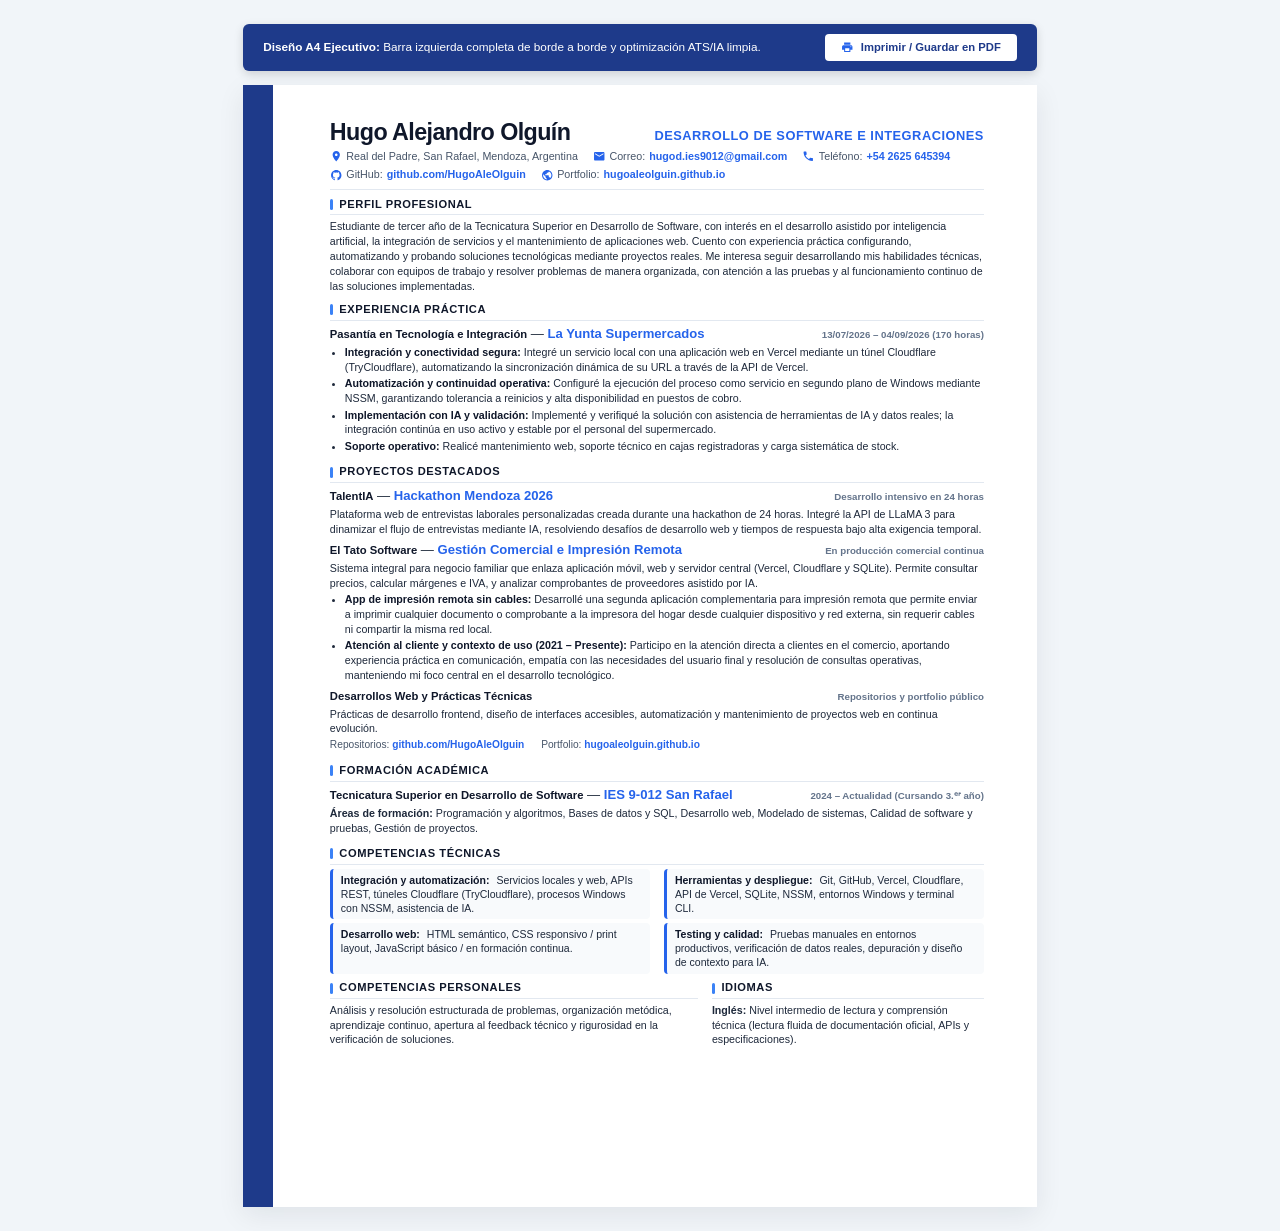
<file: cv_hugo_alejandro_olguin.html>
<!DOCTYPE html>
<html lang="es-AR" itemscope itemtype="https://schema.org/ProfilePage">
<head>
  <meta charset="UTF-8">
  <meta name="viewport" content="width=device-width, initial-scale=1.0">
  <meta name="description" content="Currículum Vitae de Hugo Alejandro Olguín - Desarrollo de Software, Integraciones de Sistemas, APIs y Automatización con Inteligencia Artificial. Perfil técnico verificado y actualizado.">
  <meta name="keywords" content="Hugo Alejandro Olguin, Desarrollador de Software, Desarrollo Web, Integracion de Servicios, APIs REST, Cloudflare TryCloudflare, Vercel API, SQLite, NSSM, Windows Services, LLaMA 3, Inteligencia Artificial, Automatizacion, Testing Productivo, San Rafael, Mendoza, Argentina">
  <meta name="author" content="Hugo Alejandro Olguín">
  <meta name="robots" content="index, follow">
  <title>Hugo Alejandro Olguín - Currículum Vitae</title>

  <!-- Metadatos estructurados JSON-LD legibles por motores de búsqueda, scrapers y sistemas de IA de reclutamiento -->
  <script type="application/ld+json">
  {
    "@context": "https://schema.org",
    "@type": "Person",
    "name": "Hugo Alejandro Olguín",
    "jobTitle": "Desarrollador de Software e Integraciones",
    "address": {
      "@type": "PostalAddress",
      "addressLocality": "Real del Padre, San Rafael",
      "addressRegion": "Mendoza",
      "addressCountry": "Argentina"
    },
    "email": "hugod.ies9012@gmail.com",
    "telephone": "+542625645394",
    "url": "https://hugoaleolguin.github.io/",
    "sameAs": [
      "https://github.com/HugoAleOlguin",
      "https://hugoaleolguin.github.io/"
    ],
    "skills": [
      "Desarrollo de Software",
      "Integración de Sistemas y APIs",
      "Automatización de Procesos",
      "Desarrollo Asistido por Inteligencia Artificial",
      "Cloudflare y Vercel",
      "SQLite y Bases de Datos",
      "HTML5, CSS3, JavaScript",
      "NSSM y Servicios Windows en Segundo Plano",
      "Atención al Cliente y Resolución de Problemas",
      "Testing Manual y Verificación con Datos Reales"
    ],
    "alumniOf": {
      "@type": "EducationalOrganization",
      "name": "IES 9-012 San Rafael en Informática",
      "program": "Tecnicatura Superior en Desarrollo de Software"
    }
  }
  </script>

  <style>
    /* ==========================================================================
       SISTEMA DE DISEÑO Y PALETA EDITORIAL EJECUTIVA
       ========================================================================== */
    :root {
      --font-family: -apple-system, BlinkMacSystemFont, "Segoe UI", Roboto, "Helvetica Neue", Arial, sans-serif;
      
      /* Tonos cromáticos modernos */
      --navy-dark: #0f172a;       /* Slate 900: Títulos de alto contraste */
      --navy-main: #1e3a8a;       /* Blue 900: Barra lateral institucional */
      --blue-accent: #2563eb;     /* Blue 600: Acentos visuales y enlaces */
      --blue-highlight: #3b82f6;  /* Blue 500: Indicadores de sección */
      --blue-subtle: #eff6ff;     /* Blue 50: Fondos suaves */
      
      --text-main: #1e293b;       /* Slate 800: Texto de lectura óptima */
      --text-muted: #475569;      /* Slate 600: Descripciones y fechas */
      --text-subtle: #64748b;     /* Slate 500: Metadatos secundarios */
      
      --border-subtle: #e2e8f0;   /* Slate 200: Separadores sutiles */
      --border-card: #cbd5e1;     /* Slate 300: Bordes de tarjetas */
      --bg-card: #f8fafc;         /* Slate 50: Tarjetas de habilidades */
    }

    * {
      box-sizing: border-box;
      margin: 0;
      padding: 0;
    }

    html {
      font-size: 13.1px;
      -webkit-font-smoothing: antialiased;
      -moz-osx-font-smoothing: grayscale;
      background-color: #f1f5f9;
    }

    body {
      font-family: var(--font-family);
      color: var(--text-main);
      line-height: 1.42;
      background-color: #f1f5f9;
      display: flex;
      flex-direction: column;
      align-items: center;
      padding: 24px 12px;
    }

    /* ==========================================================================
       HOJA A4 CON BARRA AZUL COMPLETA QUE CUBRE DE ARRIBA A ABAJO ABSOLUTO
       ========================================================================== */
    .page {
      width: 210mm;
      height: 297mm;
      min-height: 297mm;
      max-height: 297mm;
      padding: 9.5mm 14mm 9.5mm 15mm;
      background: #ffffff;
      box-shadow: 0 8px 26px rgba(15, 23, 42, 0.08);
      position: relative;
      overflow: hidden;
      display: flex;
      flex-direction: column;
      justify-content: flex-start;
      border-left: 8mm solid var(--navy-main); /* Barra azul que cubre el 100% de la altura */
    }

    /* Barra flotante de acciones para pantalla */
    .screen-actions {
      width: 210mm;
      margin-bottom: 14px;
      display: flex;
      justify-content: space-between;
      align-items: center;
      background: var(--navy-main);
      color: #ffffff;
      padding: 10px 20px;
      border-radius: 6px;
      font-size: 0.9rem;
      box-shadow: 0 3px 10px rgba(0,0,0,0.15);
    }

    .btn-print {
      background: #ffffff;
      color: var(--navy-main);
      border: none;
      padding: 7px 16px;
      font-weight: 700;
      border-radius: 4px;
      cursor: pointer;
      display: inline-flex;
      align-items: center;
      gap: 7px;
      font-size: 0.86rem;
      transition: all 0.2s ease;
    }

    .btn-print:hover {
      background: #e2e8f0;
      transform: translateY(-1px);
    }

    /* ==========================================================================
       ENCABEZADO EDITORIAL
       ========================================================================== */
    header {
      border-bottom: 1.5px solid var(--border-subtle);
      padding-bottom: 6px;
      margin-bottom: 7px;
    }

    .header-top {
      display: flex;
      justify-content: space-between;
      align-items: baseline;
      margin-bottom: 3px;
    }

    h1 {
      font-size: 1.78rem;
      font-weight: 800;
      letter-spacing: -0.025em;
      color: var(--navy-dark);
      line-height: 1.1;
    }

    .job-title {
      font-size: 0.98rem;
      font-weight: 700;
      color: var(--blue-accent);
      text-transform: uppercase;
      letter-spacing: 0.04em;
    }

    .contact-container {
      display: flex;
      flex-direction: column;
      gap: 3px;
      font-size: 0.82rem;
      color: var(--text-muted);
      font-style: normal;
    }

    .contact-row {
      display: flex;
      flex-wrap: wrap;
      align-items: center;
      gap: 15px;
    }

    .contact-item {
      display: inline-flex;
      align-items: center;
      gap: 4px;
      white-space: nowrap;
    }

    .contact-item a {
      color: var(--blue-accent);
      text-decoration: none;
      font-weight: 600;
    }

    .contact-item a:hover {
      text-decoration: underline;
    }

    .icon {
      width: 12.5px;
      height: 12.5px;
      flex-shrink: 0;
      fill: currentColor;
      color: var(--blue-accent);
    }

    /* ==========================================================================
       SECCIONES Y JERARQUÍA (ALTA LEGIBILIDAD HUMANA Y ATS)
       ========================================================================== */
    main {
      display: flex;
      flex-direction: column;
      gap: 6.5px;
    }

    section {
      width: 100%;
    }

    h2 {
      font-size: 0.85rem;
      font-weight: 800;
      color: var(--navy-dark);
      text-transform: uppercase;
      letter-spacing: 0.05em;
      border-bottom: 1.2px solid var(--border-subtle);
      padding-bottom: 2px;
      margin-bottom: 4px;
      display: flex;
      align-items: center;
      gap: 6px;
    }

    h2::before {
      content: "";
      display: inline-block;
      width: 3.5px;
      height: 11px;
      background-color: var(--blue-highlight);
      border-radius: 2px;
    }

    p {
      font-size: 0.815rem;
      line-height: 1.39;
      color: var(--text-main);
      text-align: left;
      margin-bottom: 2px;
    }

    /* ==========================================================================
       BLOQUES DE EXPERIENCIA Y PROYECTOS
       ========================================================================== */
    .entry-item {
      margin-bottom: 4px;
    }

    .entry-header {
      display: flex;
      justify-content: space-between;
      align-items: baseline;
      margin-bottom: 1.5px;
    }

    .entry-title {
      font-size: 0.86rem;
      font-weight: 700;
      color: var(--navy-dark);
    }

    .entry-company {
      font-weight: 700;
      color: var(--blue-accent);
    }

    .entry-badge {
      font-size: 0.74rem;
      color: var(--text-subtle);
      font-weight: 600;
      white-space: nowrap;
    }

    .entry-desc {
      font-size: 0.815rem;
      line-height: 1.38;
      color: var(--text-main);
      text-align: left;
      margin-bottom: 2px;
    }

    ul.clean-list {
      list-style-type: disc;
      padding-left: 15px;
      margin: 1.5px 0;
    }

    ul.clean-list li {
      font-size: 0.815rem;
      line-height: 1.38;
      color: var(--text-main);
      margin-bottom: 2px;
      text-align: left;
    }

    ul.clean-list li strong {
      color: var(--navy-dark);
    }

    .project-links {
      font-size: 0.78rem;
      color: var(--text-muted);
      margin-top: 1.5px;
    }

    .project-links a {
      color: var(--blue-accent);
      text-decoration: none;
      font-weight: 600;
      margin-right: 14px;
    }

    .project-links a:hover {
      text-decoration: underline;
    }

    /* ==========================================================================
       GRILLAS: HABILIDADES TÉCNICAS Y BLOQUES FINALES
       ========================================================================== */
    .skills-grid {
      display: grid;
      grid-template-columns: repeat(2, 1fr);
      gap: 3.5px 14px;
      margin-top: 1.5px;
    }

    .skill-category {
      font-size: 0.805rem;
      line-height: 1.35;
      background: var(--bg-card);
      padding: 4px 8px;
      border-radius: 4px;
      border-left: 3px solid var(--blue-accent);
    }

    .skill-label {
      font-weight: 700;
      color: var(--navy-dark);
      display: inline-block;
      margin-right: 4px;
    }

    .skill-content {
      color: var(--text-main);
    }

    .two-col-section {
      display: grid;
      grid-template-columns: 1.15fr 0.85fr;
      gap: 14px;
    }

    /* ==========================================================================
       REGLAS ESTRICTAS DE IMPRESIÓN Y EXPORTACIÓN PDF
       ========================================================================== */
    @page {
      size: A4 portrait;
      margin: 0; /* Margen CERO absoluto: la barra azul llega al filo superior e inferior */
    }

    @media print {
      html, body {
        background-color: #ffffff !important;
        padding: 0 !important;
        margin: 0 !important;
        width: 210mm !important;
        height: 297mm !important;
      }

      .screen-actions {
        display: none !important;
      }

      .page {
        width: 210mm !important;
        height: 297mm !important;
        min-height: 297mm !important;
        max-height: 297mm !important;
        box-sizing: border-box !important;
        box-shadow: none !important;
        padding: 9.5mm 14mm 9.5mm 15mm !important; /* El contenido respeta márgenes elegantes */
        overflow: hidden !important;
        border-left: 8mm solid var(--navy-main) !important; /* Cubre del milímetro 0 al 297 sin cortes */
      }

      * {
        -webkit-print-color-adjust: exact !important;
        print-color-adjust: exact !important;
      }

      h1, h2, h3 {
        break-after: avoid;
        page-break-after: avoid;
      }

      .entry-item, section, .skill-category {
        break-inside: avoid;
        page-break-inside: avoid;
      }

      a {
        color: inherit !important;
        text-decoration: none !important;
      }

      .project-links a, .contact-item a {
        color: var(--blue-accent) !important;
      }
    }
  </style>
</head>
<body>

  <!-- Barra de utilidades en pantalla -->
  <aside class="screen-actions" aria-label="Acciones de impresión">
    <span><strong>Diseño A4 Ejecutivo:</strong> Barra izquierda completa de borde a borde y optimización ATS/IA limpia.</span>
    <button type="button" class="btn-print" onclick="window.print()">
      <svg class="icon" viewBox="0 0 24 24"><path d="M19 8H5c-1.66 0-3 1.34-3 3v6h4v4h12v-4h4v-6c0-1.66-1.34-3-3-3zm-3 11H8v-5h8v5zm3-7c-.55 0-1-.45-1-1s.45-1 1-1 1 .45 1 1-.45 1-1 1zm-1-9H6v4h12V3z"/></svg>
      Imprimir / Guardar en PDF
    </button>
  </aside>

  <div class="page">
    <!-- ENCABEZADO PRINCIPAL -->
    <header>
      <div class="header-top">
        <h1>Hugo Alejandro Olguín</h1>
        <span class="job-title">Desarrollo de Software e Integraciones</span>
      </div>

      <!-- DATOS DE CONTACTO (ATS y Human Friendly) -->
      <address class="contact-container">
        <div class="contact-row">
          <span class="contact-item">
            <svg class="icon" viewBox="0 0 24 24" aria-hidden="true"><path d="M12 2C8.13 2 5 5.13 5 9c0 5.25 7 13 7 13s7-7.75 7-13c0-3.87-3.13-7-7-7zm0 9.5c-1.38 0-2.5-1.12-2.5-2.5s1.12-2.5 2.5-2.5 2.5 1.12 2.5 2.5-1.12 2.5-2.5 2.5z"/></svg>
            <span>Real del Padre, San Rafael, Mendoza, Argentina</span>
          </span>
          <span class="contact-item">
            <svg class="icon" viewBox="0 0 24 24" aria-hidden="true"><path d="M20 4H4c-1.1 0-1.99.9-1.99 2L2 18c0 1.1.9 2 2 2h16c1.1 0 2-.9 2-2V6c0-1.1-.9-2-2-2zm0 4l-8 5-8-5V6l8 5 8-5v2z"/></svg>
            <span>Correo:</span>
            <a href="mailto:hugod.ies9012@gmail.com">hugod.ies9012@gmail.com</a>
          </span>
          <span class="contact-item">
            <svg class="icon" viewBox="0 0 24 24" aria-hidden="true"><path d="M6.62 10.79c1.44 2.83 3.76 5.14 6.59 6.59l2.2-2.2c.27-.27.67-.36 1.02-.24 1.12.37 2.33.57 3.57.57.55 0 1 .45 1 1V20c0 .55-.45 1-1 1-9.39 0-17-7.61-17-17 0-.55.45-1 1-1h3.5c.55 0 1 .45 1 1 0 1.25.2 2.45.57 3.57.11.35.03.74-.25 1.02l-2.2 2.2z"/></svg>
            <span>Teléfono:</span>
            <a href="tel:+542625645394">+54 2625 645394</a>
          </span>
        </div>
        <div class="contact-row">
          <span class="contact-item">
            <svg class="icon" viewBox="0 0 24 24" aria-hidden="true"><path d="M12 2C6.477 2 2 6.484 2 12.017c0 4.425 2.865 8.18 6.839 9.504.5.092.682-.217.682-.483 0-.237-.008-.868-.013-1.703-2.782.605-3.369-1.343-3.369-1.343-.454-1.158-1.11-1.466-1.11-1.466-.908-.62.069-.608.069-.608 1.003.07 1.53 1.032 1.53 1.032.892 1.53 2.341 1.088 2.91.832.092-.647.35-1.088.636-1.338-2.22-.253-4.555-1.113-4.555-4.951 0-1.093.39-1.988 1.029-2.688-.103-.253-.446-1.272.098-2.65 0 0 .84-.27 2.75 1.026A9.564 9.564 0 0112 6.844c.85.004 1.705.115 2.504.337 1.909-1.296 2.747-1.027 2.747-1.027.546 1.379.202 2.398.1 2.651.64.7 1.028 1.595 1.028 2.688 0 3.848-2.339 4.695-4.566 4.943.359.309.678.92.678 1.855 0 1.338-.012 2.419-.012 2.747 0 .268.18.58.688.482A10.019 10.019 0 0022 12.017C22 6.484 17.522 2 12 2z"/></svg>
            <span>GitHub:</span>
            <a href="https://github.com/HugoAleOlguin" target="_blank" rel="noopener noreferrer">github.com/HugoAleOlguin</a>
          </span>
          <span class="contact-item">
            <svg class="icon" viewBox="0 0 24 24" aria-hidden="true"><path d="M12 2C6.48 2 2 6.48 2 12s4.48 10 10 10 10-4.48 10-10S17.52 2 12 2zm-1 17.93c-3.95-.49-7-3.85-7-7.93 0-.62.08-1.21.21-1.79L9 15v1c0 1.1.9 2 2 2v1.93zm6.9-2.54c-.26-.81-1-1.39-1.9-1.39h-1v-3c0-.55-.45-1-1-1H8v-2h2c.55 0 1-.45 1-1V7h2c1.1 0 2-.9 2-2v-.41c2.93 1.19 5 4.06 5 7.41 0 2.08-.8 3.97-2.1 5.39z"/></svg>
            <span>Portfolio:</span>
            <a href="https://hugoaleolguin.github.io/" target="_blank" rel="noopener noreferrer">hugoaleolguin.github.io</a>
          </span>
        </div>
      </address>
    </header>

    <main>
      <!-- PERFIL PROFESIONAL -->
      <section aria-labelledby="perfil-heading">
        <h2 id="perfil-heading">Perfil profesional</h2>
        <p>
          Estudiante de tercer año de la Tecnicatura Superior en Desarrollo de Software, con interés en el desarrollo asistido por inteligencia artificial, la integración de servicios y el mantenimiento de aplicaciones web. Cuento con experiencia práctica configurando, automatizando y probando soluciones tecnológicas mediante proyectos reales. Me interesa seguir desarrollando mis habilidades técnicas, colaborar con equipos de trabajo y resolver problemas de manera organizada, con atención a las pruebas y al funcionamiento continuo de las soluciones implementadas.
        </p>
      </section>

      <!-- EXPERIENCIA PRÁCTICA -->
      <section aria-labelledby="exp-heading">
        <h2 id="exp-heading">Experiencia práctica</h2>
        <article class="entry-item">
          <div class="entry-header">
            <div>
              <span class="entry-title">Pasantía en Tecnología e Integración</span> — <span class="entry-company">La Yunta Supermercados</span>
            </div>
            <span class="entry-badge">13/07/2026 – 04/09/2026 (170 horas)</span>
          </div>
          <ul class="clean-list">
            <li><strong>Integración y conectividad segura:</strong> Integré un servicio local con una aplicación web en Vercel mediante un túnel Cloudflare (TryCloudflare), automatizando la sincronización dinámica de su URL a través de la API de Vercel.</li>
            <li><strong>Automatización y continuidad operativa:</strong> Configuré la ejecución del proceso como servicio en segundo plano de Windows mediante NSSM, garantizando tolerancia a reinicios y alta disponibilidad en puestos de cobro.</li>
            <li><strong>Implementación con IA y validación:</strong> Implementé y verifiqué la solución con asistencia de herramientas de IA y datos reales; la integración continúa en uso activo y estable por el personal del supermercado.</li>
            <li><strong>Soporte operativo:</strong> Realicé mantenimiento web, soporte técnico en cajas registradoras y carga sistemática de stock.</li>
          </ul>
        </article>
      </section>

      <!-- PROYECTOS DESTACADOS -->
      <section aria-labelledby="proyectos-heading">
        <h2 id="proyectos-heading">Proyectos destacados</h2>
        
        <!-- Proyecto 1: TalentIA -->
        <article class="entry-item">
          <div class="entry-header">
            <div>
              <span class="entry-title">TalentIA</span> — <span class="entry-company">Hackathon Mendoza 2026</span>
            </div>
            <span class="entry-badge">Desarrollo intensivo en 24 horas</span>
          </div>
          <p class="entry-desc">
            Plataforma web de entrevistas laborales personalizadas creada durante una hackathon de 24 horas. Integré la API de LLaMA 3 para dinamizar el flujo de entrevistas mediante IA, resolviendo desafíos de desarrollo web y tiempos de respuesta bajo alta exigencia temporal.
          </p>
        </article>

        <!-- Proyecto 2: El Tato Software -->
        <article class="entry-item">
          <div class="entry-header">
            <div>
              <span class="entry-title">El Tato Software</span> — <span class="entry-company">Gestión Comercial e Impresión Remota</span>
            </div>
            <span class="entry-badge">En producción comercial continua</span>
          </div>
          <p class="entry-desc">
            Sistema integral para negocio familiar que enlaza aplicación móvil, web y servidor central (Vercel, Cloudflare y SQLite). Permite consultar precios, calcular márgenes e IVA, y analizar comprobantes de proveedores asistido por IA.
          </p>
          <ul class="clean-list">
            <li><strong>App de impresión remota sin cables:</strong> Desarrollé una segunda aplicación complementaria para impresión remota que permite enviar a imprimir cualquier documento o comprobante a la impresora del hogar desde cualquier dispositivo y red externa, sin requerir cables ni compartir la misma red local.</li>
            <li><strong>Atención al cliente y contexto de uso (2021 – Presente):</strong> Participo en la atención directa a clientes en el comercio, aportando experiencia práctica en comunicación, empatía con las necesidades del usuario final y resolución de consultas operativas, manteniendo mi foco central en el desarrollo tecnológico.</li>
          </ul>
        </article>

        <!-- Proyecto 3: Desarrollos Web -->
        <article class="entry-item">
          <div class="entry-header">
            <div>
              <span class="entry-title">Desarrollos Web y Prácticas Técnicas</span>
            </div>
            <span class="entry-badge">Repositorios y portfolio público</span>
          </div>
          <p class="entry-desc">
            Prácticas de desarrollo frontend, diseño de interfaces accesibles, automatización y mantenimiento de proyectos web en continua evolución.
          </p>
          <div class="project-links">
            <span>Repositorios: <a href="https://github.com/HugoAleOlguin" target="_blank" rel="noopener noreferrer">github.com/HugoAleOlguin</a></span>
            <span>Portfolio: <a href="https://hugoaleolguin.github.io/" target="_blank" rel="noopener noreferrer">hugoaleolguin.github.io</a></span>
          </div>
        </article>
      </section>

      <!-- FORMACIÓN ACADÉMICA -->
      <section aria-labelledby="edu-heading">
        <h2 id="edu-heading">Formación académica</h2>
        <article class="entry-item">
          <div class="entry-header">
            <div>
              <span class="entry-title">Tecnicatura Superior en Desarrollo de Software</span> — <span class="entry-company">IES 9-012 San Rafael</span>
            </div>
            <span class="entry-badge">2024 – Actualidad (Cursando 3.ᵉʳ año)</span>
          </div>
          <p class="entry-desc">
            <strong>Áreas de formación:</strong> Programación y algoritmos, Bases de datos y SQL, Desarrollo web, Modelado de sistemas, Calidad de software y pruebas, Gestión de proyectos.
          </p>
        </article>
      </section>

      <!-- COMPETENCIAS TÉCNICAS -->
      <section aria-labelledby="skills-heading">
        <h2 id="skills-heading">Competencias técnicas</h2>
        <div class="skills-grid">
          <div class="skill-category">
            <span class="skill-label">Integración y automatización:</span>
            <span class="skill-content">Servicios locales y web, APIs REST, túneles Cloudflare (TryCloudflare), procesos Windows con NSSM, asistencia de IA.</span>
          </div>
          <div class="skill-category">
            <span class="skill-label">Herramientas y despliegue:</span>
            <span class="skill-content">Git, GitHub, Vercel, Cloudflare, API de Vercel, SQLite, NSSM, entornos Windows y terminal CLI.</span>
          </div>
          <div class="skill-category">
            <span class="skill-label">Desarrollo web:</span>
            <span class="skill-content">HTML semántico, CSS responsivo / print layout, JavaScript básico / en formación continua.</span>
          </div>
          <div class="skill-category">
            <span class="skill-label">Testing y calidad:</span>
            <span class="skill-content">Pruebas manuales en entornos productivos, verificación de datos reales, depuración y diseño de contexto para IA.</span>
          </div>
        </div>
      </section>

      <!-- COMPETENCIAS PERSONALES E IDIOMAS -->
      <section aria-labelledby="personal-heading">
        <div class="two-col-section">
          <div>
            <h2 id="personal-heading">Competencias personales</h2>
            <p class="entry-desc">
              Análisis y resolución estructurada de problemas, organización metódica, aprendizaje continuo, apertura al feedback técnico y rigurosidad en la verificación de soluciones.
            </p>
          </div>
          <div>
            <h2 id="idiomas-heading">Idiomas</h2>
            <p class="entry-desc">
              <strong>Inglés:</strong> Nivel intermedio de lectura y comprensión técnica (lectura fluida de documentación oficial, APIs y especificaciones).
            </p>
          </div>
        </div>
      </section>
    </main>
  </div>
</body>
</html>
</file>
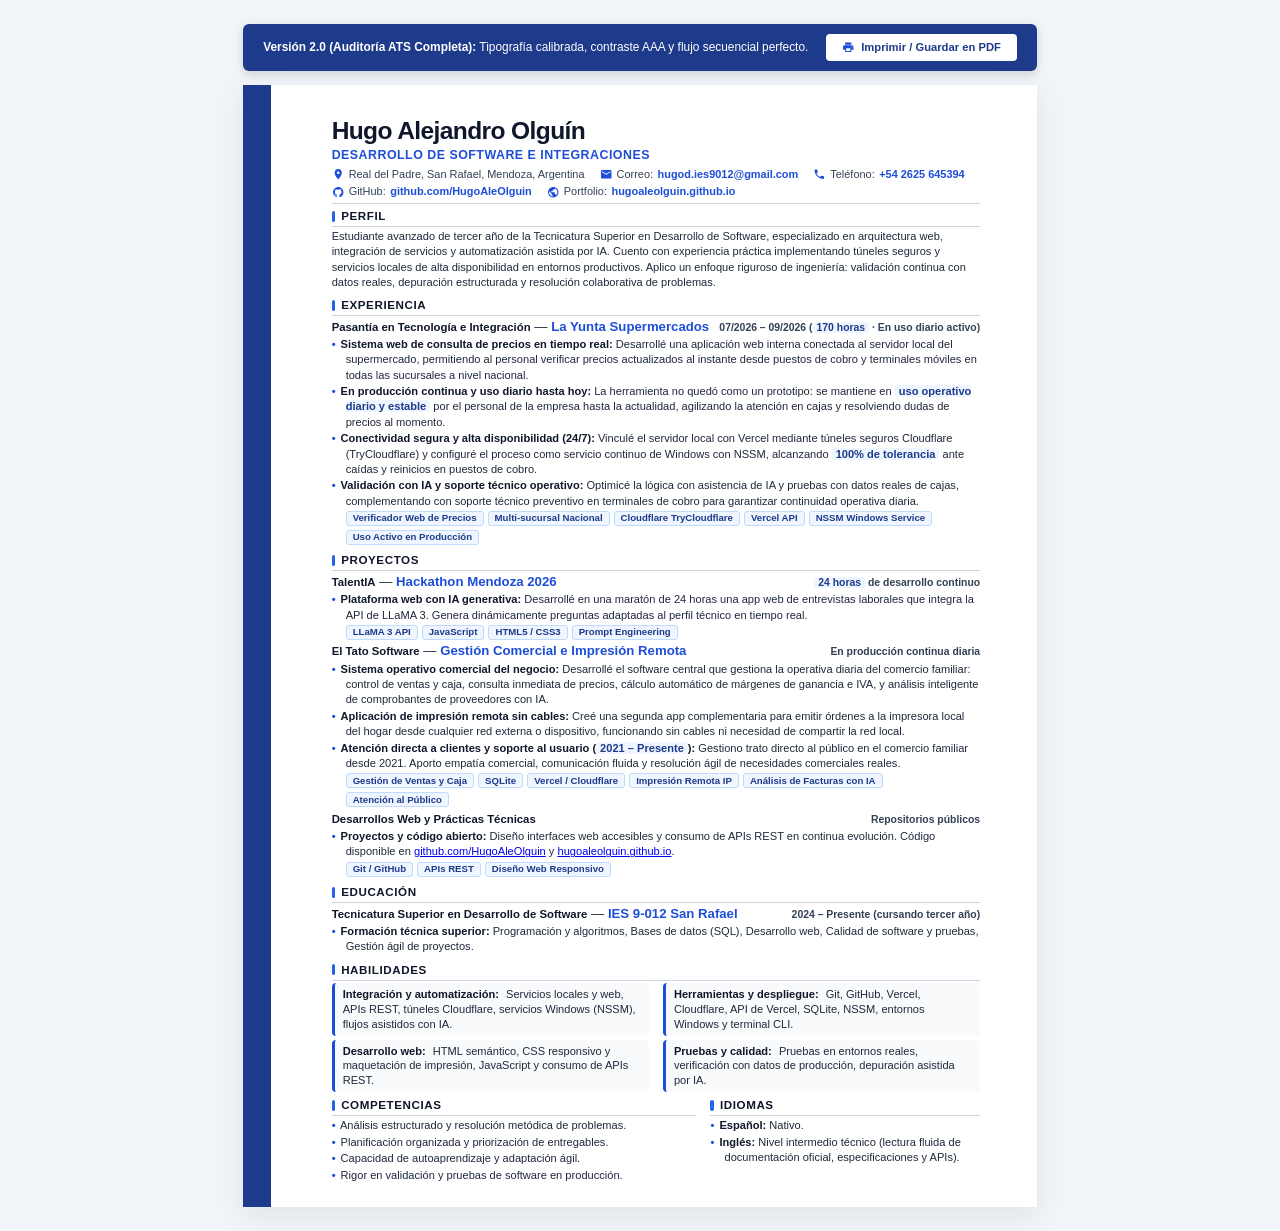
<file: cv_hugo_olguin_v2.html>
<!DOCTYPE html>
<html lang="es-AR" itemscope itemtype="https://schema.org/ProfilePage">
<head>
  <meta charset="UTF-8">
  <meta name="viewport" content="width=device-width, initial-scale=1.0">
  <meta name="description" content="Currículum Vitae de Hugo Alejandro Olguín - Desarrollador de Software e Integraciones. Perfil técnico optimizado para sistemas ATS y evaluación de reclutadores.">
  <meta name="keywords" content="Hugo Alejandro Olguin, Desarrollo de Software, Desarrollador Web, Integracion de Servicios, APIs REST, Cloudflare TryCloudflare, Vercel API, SQLite, NSSM, LLaMA 3, Inteligencia Artificial, Automatizacion de Procesos, Testing Productivo, San Rafael, Mendoza, Argentina">
  <meta name="author" content="Hugo Alejandro Olguín">
  <meta name="robots" content="index, follow">
  <title>Hugo Alejandro Olguín - CV Profesional</title>

  <!-- Metadatos Estructurados Schema.org / JSON-LD -->
  <script type="application/ld+json">
  {
    "@context": "https://schema.org",
    "@type": "Person",
    "name": "Hugo Alejandro Olguín",
    "jobTitle": "Desarrollador de Software e Integraciones",
    "address": {
      "@type": "PostalAddress",
      "addressLocality": "Real del Padre, San Rafael",
      "addressRegion": "Mendoza",
      "addressCountry": "Argentina"
    },
    "email": "hugod.ies9012@gmail.com",
    "telephone": "+542625645394",
    "url": "https://hugoaleolguin.github.io/",
    "sameAs": [
      "https://github.com/HugoAleOlguin",
      "https://hugoaleolguin.github.io/"
    ],
    "skills": [
      "Desarrollo de Software",
      "Integración de APIs y Servicios Web",
      "Automatización de Procesos",
      "Cloudflare y Vercel",
      "SQLite y Modelado de Datos",
      "HTML5, CSS3, JavaScript",
      "Servicios Windows con NSSM",
      "Inteligencia Artificial Aplicada",
      "Atención al Cliente y Resolución de Problemas",
      "Pruebas de Software en Producción"
    ],
    "alumniOf": {
      "@type": "EducationalOrganization",
      "name": "IES 9-012 San Rafael en Informática",
      "program": "Tecnicatura Superior en Desarrollo de Software"
    }
  }
  </script>

  <style>
    /* ==========================================================================
       SISTEMA DE DISEÑO CON ESCALA TIPOGRÁFICA Y CONTRASTE WCAG AAA
       ========================================================================== */
    :root {
      --font-family: -apple-system, BlinkMacSystemFont, "Segoe UI", Roboto, "Helvetica Neue", Arial, sans-serif;
      
      /* Colores de máximo contraste (AAA) */
      --text-dark: #0f172a;       /* Slate 900: Contraste absoluto para lectura */
      --text-body: #1e293b;       /* Slate 800: Texto de lectura continua */
      --text-secondary: #334155;  /* Slate 700: Metadatos y fechas legibles */
      
      --brand-navy: #1e3a8a;      /* Blue 900: Barra lateral institucional */
      --brand-blue: #1d4ed8;      /* Blue 700: Títulos de puesto y enlaces (contraste alto) */
      --brand-accent: #2563eb;    /* Blue 600: Indicadores de sección */
      --brand-tag-bg: #eff6ff;    /* Blue 50: Fondo suave de métricas */
      
      --border-subtle: #cbd5e1;   /* Slate 300: Líneas divisorias nítidas */
      --bg-card: #f8fafc;         /* Slate 50: Fondo de bloques de habilidades */
    }

    * {
      box-sizing: border-box;
      margin: 0;
      padding: 0;
    }

    html {
      font-size: 13.2px;
      -webkit-font-smoothing: antialiased;
      -moz-osx-font-smoothing: grayscale;
      background-color: #f1f5f9;
    }

    body {
      font-family: var(--font-family);
      color: var(--text-body);
      line-height: 1.40;
      background-color: #f1f5f9;
      display: flex;
      flex-direction: column;
      align-items: center;
      padding: 24px 12px;
    }

    /* ==========================================================================
       HOJA A4 CON BARRA LATERAL IZQUIERDA CONTINUA (0mm A 297mm)
       ========================================================================== */
    .page {
      width: 210mm;
      height: 297mm;
      min-height: 297mm;
      max-height: 297mm;
      padding: 8.5mm 15mm 8mm 16mm;
      background: #ffffff;
      box-shadow: 0 8px 28px rgba(15, 23, 42, 0.08);
      position: relative;
      overflow: hidden;
      display: flex;
      flex-direction: column;
      justify-content: flex-start;
      border-left: 7.5mm solid var(--brand-navy);
    }

    /* Barra de utilidades en pantalla */
    .screen-actions {
      width: 210mm;
      margin-bottom: 14px;
      display: flex;
      justify-content: space-between;
      align-items: center;
      background: var(--brand-navy);
      color: #ffffff;
      padding: 10px 20px;
      border-radius: 6px;
      font-size: 0.90rem;
      box-shadow: 0 3px 10px rgba(0,0,0,0.15);
    }

    .btn-print {
      background: #ffffff;
      color: var(--brand-navy);
      border: none;
      padding: 7px 16px;
      font-weight: 700;
      border-radius: 4px;
      cursor: pointer;
      display: inline-flex;
      align-items: center;
      gap: 7px;
      font-size: 0.85rem;
      transition: all 0.2s ease;
    }

    .btn-print:hover {
      background: #e2e8f0;
      transform: translateY(-1px);
    }

    /* ==========================================================================
       ENCABEZADO EDITORIAL
       ========================================================================== */
    header {
      border-bottom: 1.5px solid var(--border-subtle);
      padding-bottom: 3.5px;
      margin-bottom: 4px;
    }

    .header-top {
      margin-bottom: 2px;
    }

    h1 {
      font-size: 1.86rem;
      font-weight: 800;
      letter-spacing: -0.025em;
      color: var(--text-dark);
      line-height: 1.1;
      margin-bottom: 2px;
    }

    .job-title {
      font-size: 0.94rem;
      font-weight: 700;
      color: var(--brand-blue);
      text-transform: uppercase;
      letter-spacing: 0.04em;
      display: inline-block;
    }

    /* Contacto con tamaño consistente */
    .contact-container {
      display: flex;
      flex-direction: column;
      gap: 2.5px;
      font-size: 0.83rem;
      color: var(--text-secondary);
      font-style: normal;
      margin-top: 2.5px;
    }

    .contact-row {
      display: flex;
      flex-wrap: wrap;
      align-items: center;
      gap: 15px;
    }

    .contact-item {
      display: inline-flex;
      align-items: center;
      gap: 4.5px;
      white-space: nowrap;
    }

    .contact-item a {
      color: var(--brand-blue);
      text-decoration: none;
      font-weight: 600;
    }

    .contact-item a:hover {
      text-decoration: underline;
    }

    .icon {
      width: 12.5px;
      height: 12.5px;
      flex-shrink: 0;
      fill: currentColor;
      color: var(--brand-blue);
    }

    /* ==========================================================================
       SECCIONES ESTÁNDAR ATS
       ========================================================================== */
    main {
      display: flex;
      flex-direction: column;
      gap: 4.8px;
    }

    section {
      width: 100%;
    }

    h2 {
      font-size: 0.88rem;
      font-weight: 800;
      color: var(--text-dark);
      text-transform: uppercase;
      letter-spacing: 0.05em;
      border-bottom: 1.2px solid var(--border-subtle);
      padding-bottom: 1.5px;
      margin-bottom: 2px;
      display: flex;
      align-items: center;
      gap: 6px;
    }

    h2::before {
      content: "";
      display: inline-block;
      width: 3.5px;
      height: 11px;
      background-color: var(--brand-accent);
      border-radius: 2px;
    }

    /* Tipografía estándar de cuerpo uniforme */
    p {
      font-size: 0.84rem;
      line-height: 1.38;
      color: var(--text-body);
      text-align: left;
      margin-bottom: 2px;
    }

    /* ==========================================================================
       LISTAS CON VIÑETAS NATIVAS EN EL FLUJO SECUENCIAL DE TEXTO
       ========================================================================== */
    .entry-item {
      margin-bottom: 2.5px;
    }

    .entry-header {
      display: flex;
      justify-content: space-between;
      align-items: baseline;
      margin-bottom: 1px;
    }

    .entry-title {
      font-size: 0.86rem;
      font-weight: 700;
      color: var(--text-dark);
    }

    .entry-company {
      font-weight: 700;
      color: var(--brand-blue);
    }

    .entry-badge {
      font-size: 0.79rem;
      color: var(--text-secondary);
      font-weight: 600;
      white-space: nowrap;
    }

    /* Lista sin 'position: absolute': flujo secuencial lineal en el DOM y PDF */
    ul.ats-list {
      list-style: none;
      padding-left: 0;
      margin: 1px 0;
    }

    ul.ats-list li {
      font-size: 0.84rem;
      line-height: 1.37;
      color: var(--text-body);
      margin-bottom: 1.5px;
      text-align: left;
      padding-left: 14px;
      text-indent: -14px; /* Sangría francesa estándar sin alterar el DOM */
    }

    ul.ats-list li strong {
      color: var(--text-dark);
    }

    .bullet-char {
      color: var(--brand-blue);
      font-weight: 800;
      margin-right: 2px;
    }

    .metric-tag {
      background: var(--brand-tag-bg);
      color: var(--brand-navy);
      padding: 0px 4px;
      border-radius: 3px;
      font-weight: 700;
    }

    /* Insignias de tecnología (Tech stack chips) */
    .tech-stack {
      display: flex;
      flex-wrap: wrap;
      align-items: center;
      gap: 4px;
      margin-top: 2px;
      margin-bottom: 2px;
      padding-left: 14px;
    }

    .tech-pill {
      font-size: 0.73rem;
      font-weight: 600;
      color: var(--brand-navy);
      background: #eff6ff;
      border: 1px solid #bfdbfe;
      padding: 0.5px 6px;
      border-radius: 3px;
      display: inline-block;
      line-height: 1.25;
    }

    /* ==========================================================================
       GRILLAS: HABILIDADES, COMPETENCIAS E IDIOMAS
       ========================================================================== */
    .skills-grid {
      display: grid;
      grid-template-columns: repeat(2, 1fr);
      gap: 4px 14px;
      margin-top: 1px;
    }

    .skill-category {
      font-size: 0.84rem;
      line-height: 1.35;
      background: var(--bg-card);
      padding: 4px 8px;
      border-radius: 4px;
      border-left: 3px solid var(--brand-blue);
    }

    .skill-label {
      font-weight: 700;
      color: var(--text-dark);
      display: inline-block;
      margin-right: 4px;
    }

    .skill-content {
      color: var(--text-body);
    }

    .two-col-section {
      display: grid;
      grid-template-columns: 1.15fr 0.85fr;
      gap: 14px;
    }

    /* ==========================================================================
       REGLAS ESTRICTAS DE IMPRESIÓN Y EXPORTACIÓN PDF
       ========================================================================== */
    @page {
      size: A4 portrait;
      margin: 0;
    }

    @media print {
      html, body {
        background-color: #ffffff !important;
        padding: 0 !important;
        margin: 0 !important;
        width: 210mm !important;
        height: 297mm !important;
      }

      .screen-actions {
        display: none !important;
      }

      .page {
        width: 210mm !important;
        height: 297mm !important;
        min-height: 297mm !important;
        max-height: 297mm !important;
        box-sizing: border-box !important;
        box-shadow: none !important;
        padding: 9.5mm 15mm 9.5mm 16mm !important;
        overflow: hidden !important;
        border-left: 7.5mm solid var(--brand-navy) !important;
      }

      * {
        -webkit-print-color-adjust: exact !important;
        print-color-adjust: exact !important;
      }

      h1, h2, h3 {
        break-after: avoid;
        page-break-after: avoid;
      }

      .entry-item, section, .skill-category {
        break-inside: avoid;
        page-break-inside: avoid;
      }

      a {
        color: inherit !important;
        text-decoration: none !important;
      }

      .contact-item a, ul.ats-list a {
        color: var(--brand-blue) !important;
      }
    }
  </style>
</head>
<body>

  <!-- Barra de control en navegador -->
  <aside class="screen-actions" aria-label="Acciones de impresión">
    <span><strong>Versión 2.0 (Auditoría ATS Completa):</strong> Tipografía calibrada, contraste AAA y flujo secuencial perfecto.</span>
    <button type="button" class="btn-print" onclick="window.print()">
      <svg class="icon" viewBox="0 0 24 24"><path d="M19 8H5c-1.66 0-3 1.34-3 3v6h4v4h12v-4h4v-6c0-1.66-1.34-3-3-3zm-3 11H8v-5h8v5zm3-7c-.55 0-1-.45-1-1s.45-1 1-1 1 .45 1 1-.45 1-1 1zm-1-9H6v4h12V3z"/></svg>
      Imprimir / Guardar en PDF
    </button>
  </aside>

  <div class="page">
    <!-- ENCABEZADO PRINCIPAL -->
    <header>
      <div class="header-top">
        <h1>Hugo Alejandro Olguín</h1>
        <span class="job-title">Desarrollo de Software e Integraciones</span>
      </div>

      <!-- DATOS DE CONTACTO ESTÁNDAR ATS -->
      <address class="contact-container">
        <div class="contact-row">
          <span class="contact-item">
            <svg class="icon" viewBox="0 0 24 24" aria-hidden="true"><path d="M12 2C8.13 2 5 5.13 5 9c0 5.25 7 13 7 13s7-7.75 7-13c0-3.87-3.13-7-7-7zm0 9.5c-1.38 0-2.5-1.12-2.5-2.5s1.12-2.5 2.5-2.5 2.5 1.12 2.5 2.5-1.12 2.5-2.5 2.5z"/></svg>
            <span>Real del Padre, San Rafael, Mendoza, Argentina</span>
          </span>
          <span class="contact-item">
            <svg class="icon" viewBox="0 0 24 24" aria-hidden="true"><path d="M20 4H4c-1.1 0-1.99.9-1.99 2L2 18c0 1.1.9 2 2 2h16c1.1 0 2-.9 2-2V6c0-1.1-.9-2-2-2zm0 4l-8 5-8-5V6l8 5 8-5v2z"/></svg>
            <span>Correo:</span>
            <a href="mailto:hugod.ies9012@gmail.com">hugod.ies9012@gmail.com</a>
          </span>
          <span class="contact-item">
            <svg class="icon" viewBox="0 0 24 24" aria-hidden="true"><path d="M6.62 10.79c1.44 2.83 3.76 5.14 6.59 6.59l2.2-2.2c.27-.27.67-.36 1.02-.24 1.12.37 2.33.57 3.57.57.55 0 1 .45 1 1V20c0 .55-.45 1-1 1-9.39 0-17-7.61-17-17 0-.55.45-1 1-1h3.5c.55 0 1 .45 1 1 0 1.25.2 2.45.57 3.57.11.35.03.74-.25 1.02l-2.2 2.2z"/></svg>
            <span>Teléfono:</span>
            <a href="tel:+542625645394">+54 2625 645394</a>
          </span>
        </div>
        <div class="contact-row">
          <span class="contact-item">
            <svg class="icon" viewBox="0 0 24 24" aria-hidden="true"><path d="M12 2C6.477 2 2 6.484 2 12.017c0 4.425 2.865 8.18 6.839 9.504.5.092.682-.217.682-.483 0-.237-.008-.868-.013-1.703-2.782.605-3.369-1.343-3.369-1.343-.454-1.158-1.11-1.466-1.11-1.466-.908-.62.069-.608.069-.608 1.003.07 1.53 1.032 1.53 1.032.892 1.53 2.341 1.088 2.91.832.092-.647.35-1.088.636-1.338-2.22-.253-4.555-1.113-4.555-4.951 0-1.093.39-1.988 1.029-2.688-.103-.253-.446-1.272.098-2.65 0 0 .84-.27 2.75 1.026A9.564 9.564 0 0112 6.844c.85.004 1.705.115 2.504.337 1.909-1.296 2.747-1.027 2.747-1.027.546 1.379.202 2.398.1 2.651.64.7 1.028 1.595 1.028 2.688 0 3.848-2.339 4.695-4.566 4.943.359.309.678.92.678 1.855 0 1.338-.012 2.419-.012 2.747 0 .268.18.58.688.482A10.019 10.019 0 0022 12.017C22 6.484 17.522 2 12 2z"/></svg>
            <span>GitHub:</span>
            <a href="https://github.com/HugoAleOlguin" target="_blank" rel="noopener noreferrer">github.com/HugoAleOlguin</a>
          </span>
          <span class="contact-item">
            <svg class="icon" viewBox="0 0 24 24" aria-hidden="true"><path d="M12 2C6.48 2 2 6.48 2 12s4.48 10 10 10 10-4.48 10-10S17.52 2 12 2zm-1 17.93c-3.95-.49-7-3.85-7-7.93 0-.62.08-1.21.21-1.79L9 15v1c0 1.1.9 2 2 2v1.93zm6.9-2.54c-.26-.81-1-1.39-1.9-1.39h-1v-3c0-.55-.45-1-1-1H8v-2h2c.55 0 1-.45 1-1V7h2c1.1 0 2-.9 2-2v-.41c2.93 1.19 5 4.06 5 7.41 0 2.08-.8 3.97-2.1 5.39z"/></svg>
            <span>Portfolio:</span>
            <a href="https://hugoaleolguin.github.io/" target="_blank" rel="noopener noreferrer">hugoaleolguin.github.io</a>
          </span>
        </div>
      </address>
    </header>

    <main>
      <!-- RESUMEN / PERFIL PROFESIONAL -->
      <section aria-labelledby="perfil-heading">
        <h2 id="perfil-heading">Perfil</h2>
        <p>
          Estudiante avanzado de tercer año de la Tecnicatura Superior en Desarrollo de Software, especializado en arquitectura web, integración de servicios y automatización asistida por IA. Cuento con experiencia práctica implementando túneles seguros y servicios locales de alta disponibilidad en entornos productivos. Aplico un enfoque riguroso de ingeniería: validación continua con datos reales, depuración estructurada y resolución colaborativa de problemas.
        </p>
      </section>

      <!-- EXPERIENCIA LABORAL -->
      <section aria-labelledby="experiencia-heading">
        <h2 id="experiencia-heading">Experiencia</h2>
        <article class="entry-item">
          <div class="entry-header">
            <div>
              <span class="entry-title">Pasantía en Tecnología e Integración</span> — <span class="entry-company">La Yunta Supermercados</span>
            </div>
            <span class="entry-badge">07/2026 – 09/2026 (<span class="metric-tag">170 horas</span> · En uso diario activo)</span>
          </div>
          <ul class="ats-list">
            <li><span class="bullet-char">•</span> <strong>Sistema web de consulta de precios en tiempo real:</strong> Desarrollé una aplicación web interna conectada al servidor local del supermercado, permitiendo al personal verificar precios actualizados al instante desde puestos de cobro y terminales móviles en todas las sucursales a nivel nacional.</li>
            <li><span class="bullet-char">•</span> <strong>En producción continua y uso diario hasta hoy:</strong> La herramienta no quedó como un prototipo: se mantiene en <span class="metric-tag">uso operativo diario y estable</span> por el personal de la empresa hasta la actualidad, agilizando la atención en cajas y resolviendo dudas de precios al momento.</li>
            <li><span class="bullet-char">•</span> <strong>Conectividad segura y alta disponibilidad (24/7):</strong> Vinculé el servidor local con Vercel mediante túneles seguros Cloudflare (TryCloudflare) y configuré el proceso como servicio continuo de Windows con NSSM, alcanzando <span class="metric-tag">100% de tolerancia</span> ante caídas y reinicios en puestos de cobro.</li>
            <li><span class="bullet-char">•</span> <strong>Validación con IA y soporte técnico operativo:</strong> Optimicé la lógica con asistencia de IA y pruebas con datos reales de cajas, complementando con soporte técnico preventivo en terminales de cobro para garantizar continuidad operativa diaria.</li>
          </ul>
          <div class="tech-stack">
            <span class="tech-pill">Verificador Web de Precios</span>
            <span class="tech-pill">Multi-sucursal Nacional</span>
            <span class="tech-pill">Cloudflare TryCloudflare</span>
            <span class="tech-pill">Vercel API</span>
            <span class="tech-pill">NSSM Windows Service</span>
            <span class="tech-pill">Uso Activo en Producción</span>
          </div>
        </article>
      </section>

      <!-- PROYECTOS DESTACADOS -->
      <section aria-labelledby="proyectos-heading">
        <h2 id="proyectos-heading">Proyectos</h2>
        
        <!-- Proyecto 1: TalentIA -->
        <article class="entry-item">
          <div class="entry-header">
            <div>
              <span class="entry-title">TalentIA</span> — <span class="entry-company">Hackathon Mendoza 2026</span>
            </div>
            <span class="entry-badge"><span class="metric-tag">24 horas</span> de desarrollo continuo</span>
          </div>
          <ul class="ats-list">
            <li><span class="bullet-char">•</span> <strong>Plataforma web con IA generativa:</strong> Desarrollé en una maratón de 24 horas una app web de entrevistas laborales que integra la API de LLaMA 3. Genera dinámicamente preguntas adaptadas al perfil técnico en tiempo real.</li>
          </ul>
          <div class="tech-stack">
            <span class="tech-pill">LLaMA 3 API</span>
            <span class="tech-pill">JavaScript</span>
            <span class="tech-pill">HTML5 / CSS3</span>
            <span class="tech-pill">Prompt Engineering</span>
          </div>
        </article>

        <!-- Proyecto 2: El Tato Software -->
        <article class="entry-item">
          <div class="entry-header">
            <div>
              <span class="entry-title">El Tato Software</span> — <span class="entry-company">Gestión Comercial e Impresión Remota</span>
            </div>
            <span class="entry-badge">En producción continua diaria</span>
          </div>
          <ul class="ats-list">
            <li><span class="bullet-char">•</span> <strong>Sistema operativo comercial del negocio:</strong> Desarrollé el software central que gestiona la operativa diaria del comercio familiar: control de ventas y caja, consulta inmediata de precios, cálculo automático de márgenes de ganancia e IVA, y análisis inteligente de comprobantes de proveedores con IA.</li>
            <li><span class="bullet-char">•</span> <strong>Aplicación de impresión remota sin cables:</strong> Creé una segunda app complementaria para emitir órdenes a la impresora local del hogar desde cualquier red externa o dispositivo, funcionando sin cables ni necesidad de compartir la red local.</li>
            <li><span class="bullet-char">•</span> <strong>Atención directa a clientes y soporte al usuario (<span class="metric-tag">2021 – Presente</span>):</strong> Gestiono trato directo al público en el comercio familiar desde 2021. Aporto empatía comercial, comunicación fluida y resolución ágil de necesidades comerciales reales.</li>
          </ul>
          <div class="tech-stack">
            <span class="tech-pill">Gestión de Ventas y Caja</span>
            <span class="tech-pill">SQLite</span>
            <span class="tech-pill">Vercel / Cloudflare</span>
            <span class="tech-pill">Impresión Remota IP</span>
            <span class="tech-pill">Análisis de Facturas con IA</span>
            <span class="tech-pill">Atención al Público</span>
          </div>
        </article>

        <!-- Proyecto 3: Desarrollos Web -->
        <article class="entry-item">
          <div class="entry-header">
            <div>
              <span class="entry-title">Desarrollos Web y Prácticas Técnicas</span>
            </div>
            <span class="entry-badge">Repositorios públicos</span>
          </div>
          <ul class="ats-list">
            <li><span class="bullet-char">•</span> <strong>Proyectos y código abierto:</strong> Diseño interfaces web accesibles y consumo de APIs REST en continua evolución. Código disponible en <a href="https://github.com/HugoAleOlguin" target="_blank" rel="noopener noreferrer">github.com/HugoAleOlguin</a> y <a href="https://hugoaleolguin.github.io/" target="_blank" rel="noopener noreferrer">hugoaleolguin.github.io</a>.</li>
          </ul>
          <div class="tech-stack">
            <span class="tech-pill">Git / GitHub</span>
            <span class="tech-pill">APIs REST</span>
            <span class="tech-pill">Diseño Web Responsivo</span>
          </div>
        </article>
      </section>

      <!-- EDUCACIÓN -->
      <section aria-labelledby="educacion-heading">
        <h2 id="educacion-heading">Educación</h2>
        <article class="entry-item">
          <div class="entry-header">
            <div>
              <span class="entry-title">Tecnicatura Superior en Desarrollo de Software</span> — <span class="entry-company">IES 9-012 San Rafael</span>
            </div>
            <span class="entry-badge">2024 – Presente (cursando tercer año)</span>
          </div>
          <ul class="ats-list">
            <li><span class="bullet-char">•</span> <strong>Formación técnica superior:</strong> Programación y algoritmos, Bases de datos (SQL), Desarrollo web, Calidad de software y pruebas, Gestión ágil de proyectos.</li>
          </ul>
        </article>
      </section>

      <!-- HABILIDADES TÉCNICAS -->
      <section aria-labelledby="habilidades-heading">
        <h2 id="habilidades-heading">Habilidades</h2>
        <div class="skills-grid">
          <div class="skill-category">
            <span class="skill-label">Integración y automatización:</span>
            <span class="skill-content">Servicios locales y web, APIs REST, túneles Cloudflare, servicios Windows (NSSM), flujos asistidos con IA.</span>
          </div>
          <div class="skill-category">
            <span class="skill-label">Herramientas y despliegue:</span>
            <span class="skill-content">Git, GitHub, Vercel, Cloudflare, API de Vercel, SQLite, NSSM, entornos Windows y terminal CLI.</span>
          </div>
          <div class="skill-category">
            <span class="skill-label">Desarrollo web:</span>
            <span class="skill-content">HTML semántico, CSS responsivo y maquetación de impresión, JavaScript y consumo de APIs REST.</span>
          </div>
          <div class="skill-category">
            <span class="skill-label">Pruebas y calidad:</span>
            <span class="skill-content">Pruebas en entornos reales, verificación con datos de producción, depuración asistida por IA.</span>
          </div>
        </div>
      </section>

      <!-- COMPETENCIAS Y FORTALEZAS E IDIOMAS -->
      <section aria-labelledby="competencias-heading">
        <div class="two-col-section">
          <div>
            <h2 id="competencias-heading">Competencias</h2>
            <ul class="ats-list">
              <li><span class="bullet-char">•</span> Análisis estructurado y resolución metódica de problemas.</li>
              <li><span class="bullet-char">•</span> Planificación organizada y priorización de entregables.</li>
              <li><span class="bullet-char">•</span> Capacidad de autoaprendizaje y adaptación ágil.</li>
              <li><span class="bullet-char">•</span> Rigor en validación y pruebas de software en producción.</li>
            </ul>
          </div>
          <div>
            <h2 id="idiomas-heading">Idiomas</h2>
            <ul class="ats-list">
              <li><span class="bullet-char">•</span> <strong>Español:</strong> Nativo.</li>
              <li><span class="bullet-char">•</span> <strong>Inglés:</strong> Nivel intermedio técnico (lectura fluida de documentación oficial, especificaciones y APIs).</li>
            </ul>
          </div>
        </div>
      </section>
    </main>
  </div>
</body>
</html>
</file>
